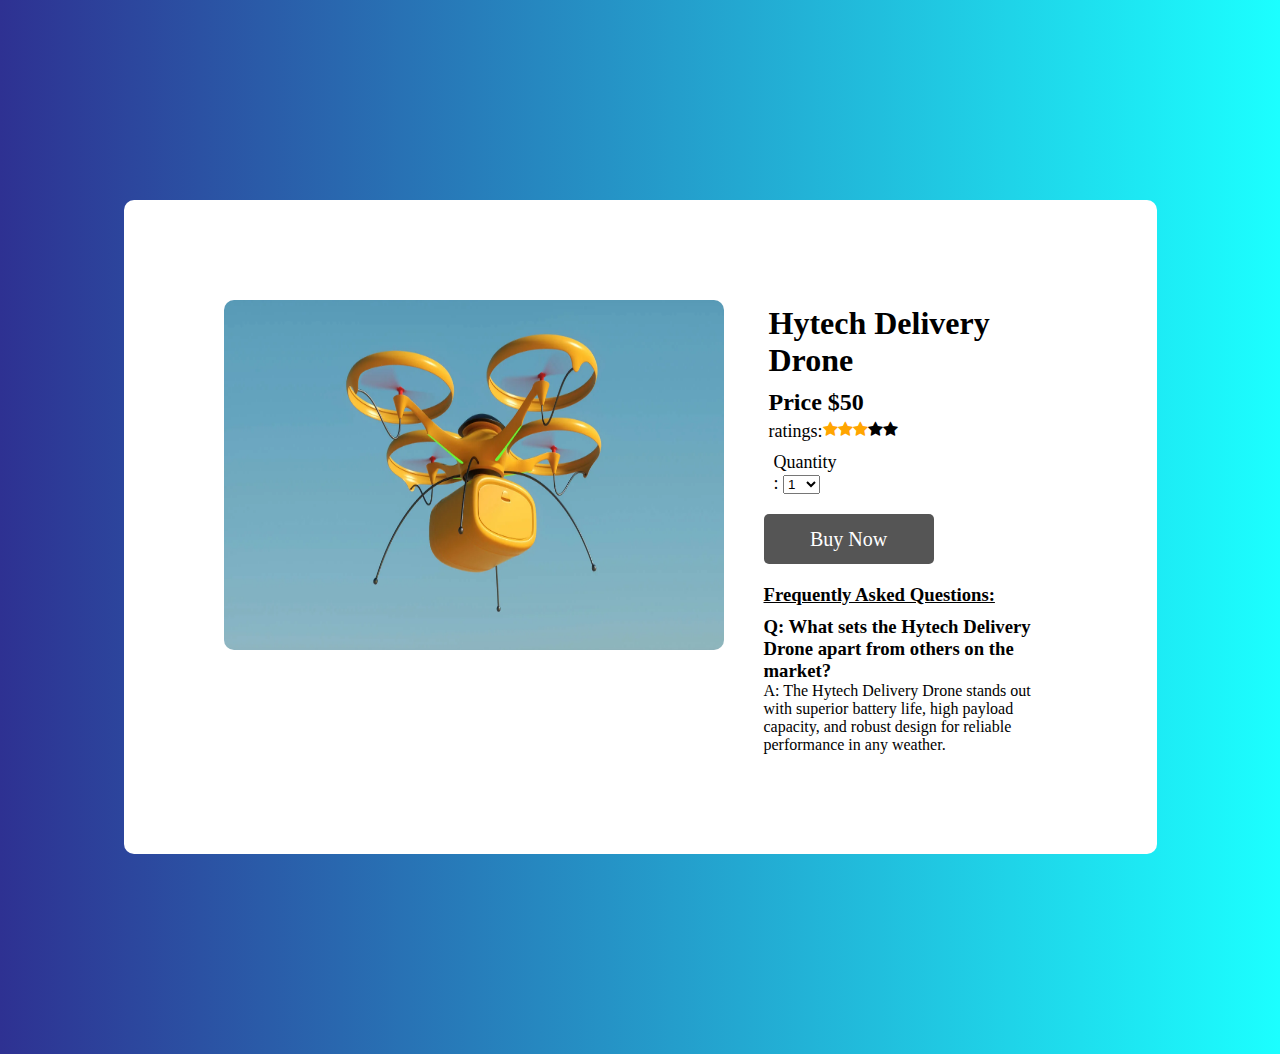
<file: BuyNow.html>
<!DOCTYPE html>
<html lang="en">
<head>
    <title>Buy Now</title>
    <style>
        *{
            margin:0%
        }
        .main-background {
            display: flex;
            flex-direction: column;
            justify-content: center;
            align-items: center;
            padding: 200px;
            background-image: linear-gradient(to right, #2e3192,#1BFFFF);
        }
        .img-class{
            margin-right: 40px;
            border-radius: 10px;
            width: 500px;
            height: 350px;
            transition: opacity 2s;;
            
        }
        .img-class:hover{
            width: 700px;
            height: 450px;
        }
        .buynow-button{
            margin-right: 15px;
            height: 50px;
            width: 170px;
            margin-top: 10px;
            margin-bottom: 10px;
            color: white;
            font-size: 20px;
            font-family: 'roboto';
            background-color:  #555555;
            border-radius: 5px;
            border-width: 0px;
        }
        .buynow-button:hover{
            opacity: 0.8px;
            padding-left: 35px;
            padding-right: 35px;

        }
        .sub-background{
            display: flex;
            flex-direction: row;
            background-color: white;
            padding: 100px;
            border-radius: 10px;
        }
        .inline-class{
            display: flex;
            flex-direction: row;
            justify-content: center;
        }
        .add-to-cart-div{
            display: block;
            
        }
        .flex-class{
            display: flex;
            flex-direction: column;
            justify-content: left;
            
        }
        .h2-class{
            font-family: 'roboto';
            padding: 5px;
        }
        .h4-class{
            padding: 5px;
            
        }
        .checked {
            
            color: orange;
        }
        .star-class{
            display: flex;
            flex-direction: row;
        }
       
        .quantity-container {
            font-size: large;
            margin: 10px;
            margin-right: 220px;
        }
        .faq-class{
            margin-top: 10px;
            align-items: center;
            margin-bottom: 10px;
        }

        .review-p{
            margin-left: 5px;
            font-size: large;
            margin-bottom: 0px;
        }




    </style>
</head>
<body>

    <div class="main-background">
        <div class="sub-background">
            <div><img src="drone.jpg.jpg" alt="" class="img-class"></div>
            
        <div class="flex-class">
            <h1 class="h2-class">Hytech Delivery Drone</h1>
            <h2 class="h4-class">Price $50</h2>
            <div class="star-class">
            <p class="review-p">ratings:  </p>
            <link rel="stylesheet" href="https://cdnjs.cloudflare.com/ajax/libs/font-awesome/4.7.0/css/font-awesome.min.css">

            <span class="fa fa-star checked"></span>
            <span class="fa fa-star checked"></span>
            <span class="fa fa-star checked"></span>
            <span class="fa fa-star"></span>
            <span class="fa fa-star"></span>
            
            </div>

            

          <div class="inline-class">

            <div class="quantity-container">
                <label for="quantity">Quantity :</label>
    
                <select id="quantity" class="quantity-class">
                    <option value="1">1</option>
                    <option value="2">2</option>
                    <option value="3">3</option>
                    <option value="4">4</option>
                    <option value="5">5</option>
                    <option value="6">6</option>
                    <option value="7">7</option>
                    <option value="8">8</option>
                    <option value="9">9</option>
                    <option value="10">10</option>
                </select>
            </div>
            
         </div>

         <div>
         <button class="buynow-button">Buy Now</button>
         </div>
         <h3 class="faq-class"><u>Frequently Asked Questions:</u></h3>
            <h3>Q: What sets the Hytech Delivery Drone apart from others on the market?</h3>
            <p>A: The Hytech Delivery Drone stands out with superior battery life, high payload capacity, and robust design for reliable performance in any weather.</p>
         <div>
            
         </div>
</div>
</div>
    
</body>
</html>
</file>
